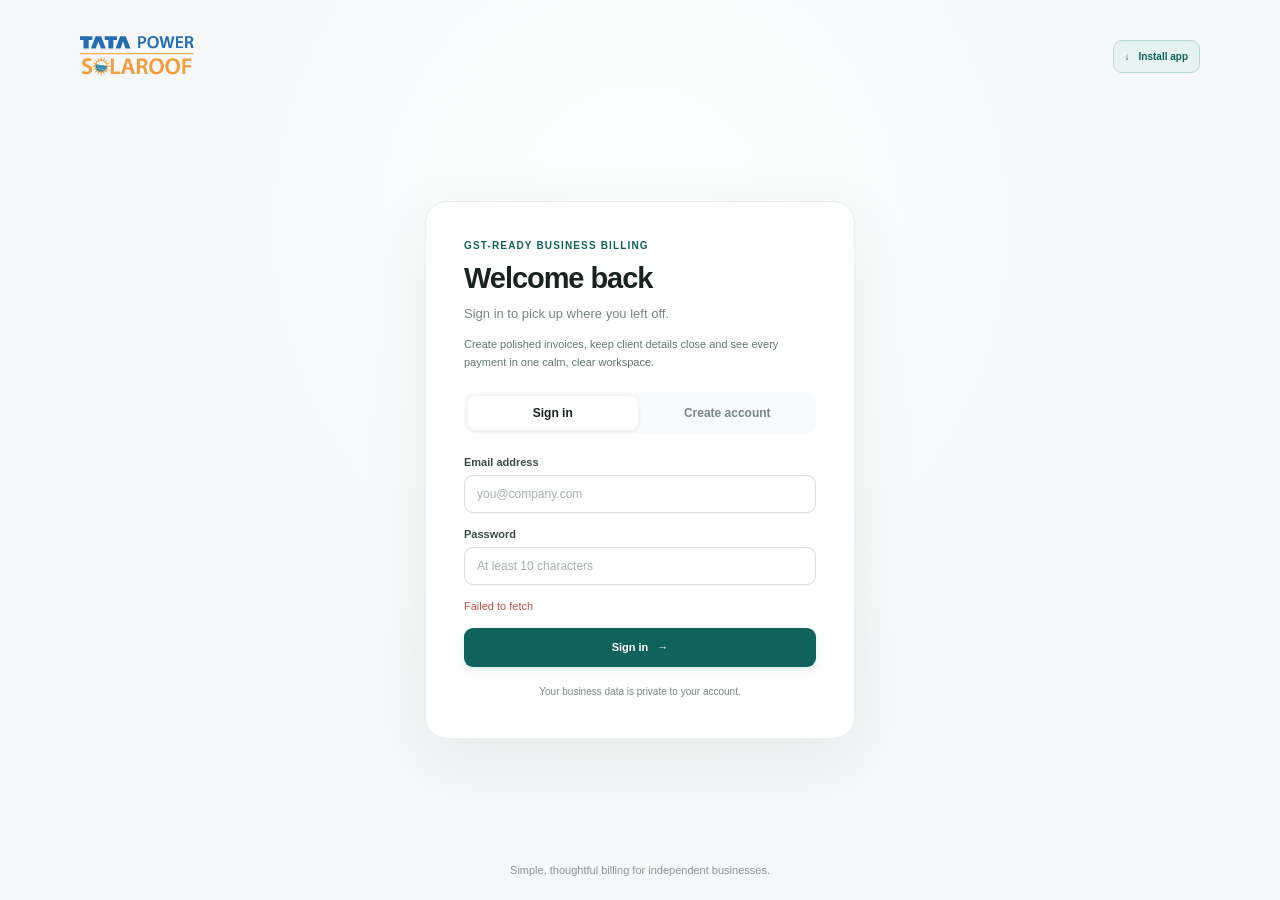
<file: index.html>
<!doctype html>
<html lang="en">
  <head>
    <meta charset="utf-8">
    <meta name="viewport" content="width=device-width, initial-scale=1, viewport-fit=cover">
    <meta name="theme-color" content="#f5f7f8">
    <meta name="description" content="Create GST-ready invoices, manage clients and track payments.">
    <meta name="robots" content="index,follow">
    <title>Invoices &amp; Payments</title>
    <link rel="canonical" href="https://tatasolar.github.io/c-r-m/">
    <link rel="manifest" href="./manifest.webmanifest">
    <link rel="icon" href="./icon.svg" type="image/svg+xml" sizes="any">
    <link rel="stylesheet" href="./styles.css">
    <script src="./app.js" defer></script>
    <script src="./whatsapp-otp.js"></script>
</head>
  <body>
    <div id="auth-view" class="auth-shell">
      <header class="auth-brand"><span class="brand-lockup"><img class="brand-logo" src="./icon-512.svg" alt="Site logo"></span><button id="auth-install-button" class="button button-install" type="button">↓ <span>Install app</span></button></header>
      <main class="auth-card">
        <div class="auth-eyebrow">GST-READY BUSINESS BILLING</div>
        <h1 id="auth-title">Welcome back</h1>
        <p id="auth-subtitle">Sign in to pick up where you left off.</p>
        <p class="auth-product-copy">Create polished invoices, keep client details close and see every payment in one calm, clear workspace.</p>
        <div class="auth-switch" role="tablist">
          <button class="auth-tab selected" type="button" data-auth-mode="login">Sign in</button>
          <button class="auth-tab" type="button" data-auth-mode="register">Create account</button>
        </div>
        <form id="auth-form">
          <label class="field" id="auth-name-wrap" hidden>
            <span>Your name</span><input id="auth-name" name="name" autocomplete="name" placeholder="Alex Morgan">
          </label>
          <label class="field" id="auth-business-wrap" hidden>
            <span>Business name</span><input id="auth-business" name="businessName" autocomplete="organization" placeholder="Your business">
          </label>
          <label class="field">
            <span>Email address</span><input id="auth-email" name="email" type="email" required autocomplete="email" placeholder="you@company.com">
          </label>
          <label class="field">
            <span>Password</span><input id="auth-password" name="password" type="password" required autocomplete="current-password" placeholder="At least 10 characters">
          </label>
          <p id="auth-error" class="form-error" role="alert"></p>
          <button class="button button-primary auth-submit" type="submit">Sign in <span aria-hidden="true">→</span></button>
        </form>
        <p class="auth-footnote">Your business data is private to your account.</p>
      </main>
      <footer class="auth-footer">Simple, thoughtful billing for independent businesses.</footer>
    </div>

    <div id="app-view" class="app-shell" hidden>
      <aside class="sidebar" id="sidebar">
        <a class="brand-lockup" href="#" data-page="dashboard" aria-label="Home"><img class="brand-logo" src="./icon-512.svg" alt=""></a>
        <div class="nav-caption">WORKSPACE</div>
        <nav class="side-nav" aria-label="Main navigation">
          <button class="nav-link active" data-page="dashboard"><span class="nav-icon">⌂</span>Overview</button>
          <button class="nav-link" data-page="invoices"><span class="nav-icon">▤</span>Invoices</button>
          <button class="nav-link" data-page="clients"><span class="nav-icon">♙</span>Clients</button>
          <button class="nav-link" data-page="items"><span class="nav-icon">◇</span>Items & services</button>
          <button class="nav-link" data-page="payments"><span class="nav-icon">↗</span>Payments</button>
          <button class="nav-link" data-page="solar-invoice"><span class="nav-icon">☼</span>Solar invoice page</button>
        </nav>
        <div class="nav-caption management-caption">MANAGE</div>
        <nav class="side-nav" aria-label="Management">
          <button class="nav-link owner-only" data-page="team"><span class="nav-icon">♧</span>Team</button>
          <button class="nav-link owner-only" data-page="settings"><span class="nav-icon">⚙</span>Business settings</button>
        </nav>
        <div class="sidebar-bottom">
          <div class="sidebar-tip"><span class="tip-orb">✦</span><strong>Good work deserves<br>a great invoice.</strong><small>Keep your business moving forward.</small></div>
          <button id="theme-toggle" class="theme-toggle" type="button"><span>◐</span><span>Switch appearance</span></button>
          <button id="signout-button" class="signout-button" type="button">↪ <span>Sign out</span></button>
        </div>
      </aside>

      <main class="main-area">
        <header class="topbar">
          <button id="mobile-menu" class="icon-button mobile-menu" type="button" aria-label="Open menu">☰</button>
          <div class="breadcrumb"><span>Workspace</span><span class="crumb-separator">/</span><strong id="current-section">Overview</strong></div>
          <div class="top-actions">
            <button id="install-button" class="button button-install" type="button" hidden>↓ <span>Install app</span></button>
            <button id="top-theme-toggle" class="icon-button top-theme" type="button" aria-label="Toggle theme">◐</button>
            <button class="user-chip" id="profile-link" type="button" data-page="profile" aria-label="Open your profile"><span class="user-avatar" id="user-avatar">A</span><span class="user-name" id="user-name">Account</span></button>
          </div>
        </header>
        <section id="page-content" class="page-content" aria-live="polite"></section>
      </main>
    </div>

    <div id="modal-root"></div>
    <div id="toast-root" class="toast-root" aria-live="polite"></div>
  </body>
</html>
</file>
<file: styles.css>
:root {
  color-scheme: light;
  --page: #f5f7f8;
  --surface: #fff;
  --surface-2: #f8fafb;
  --surface-3: #edf2f2;
  --ink: #172321;
  --ink-2: #3a4b48;
  --muted: #788784;
  --brand: #10635a;
  --brand-deep: #0c4e47;
  --brand-soft: #e6f3f0;
  --line: #e7eceb;
  --line-strong: #d7e0de;
  --success: #147d58;
  --success-soft: #e6f5ee;
  --warning: #a76b14;
  --warning-soft: #fff4dc;
  --danger: #bb5148;
  --danger-soft: #fff0ef;
  --shadow: 0 16px 48px rgba(28, 51, 47, .08);
  font-family: "DM Sans", -apple-system, BlinkMacSystemFont, "Segoe UI", sans-serif;
  color: var(--ink);
  background: var(--page);
  font-synthesis: none;
  text-rendering: optimizeLegibility;
}

* { box-sizing: border-box; }
body { margin: 0; min-width: 320px; min-height: 100vh; background: var(--page); }
button, input, textarea, select { font: inherit; }
button { cursor: pointer; }
[hidden] { display: none !important; }
a { color: inherit; text-decoration: none; }
h1, h2, h3, p { margin-top: 0; }
.sr-only { position: absolute; width: 1px; height: 1px; padding: 0; margin: -1px; overflow: hidden; clip: rect(0,0,0,0); white-space: nowrap; border: 0; }

.auth-shell { min-height: 100vh; display: flex; flex-direction: column; align-items: center; padding: 36px 22px 24px; background: radial-gradient(ellipse at 50% 25%, #fafffe 0, var(--page) 63%); }
.auth-brand { width: min(100%, 1120px); display: flex; align-items: center; gap: 10px; font: 800 20px "Manrope", sans-serif; letter-spacing: -.8px; }
.auth-brand .brand-lockup { padding: 0; }
.auth-brand .button-install { margin-left: auto; }
.brand-logo { display: block; width: auto; height: 40px; max-width: 137px; object-fit: contain; }
.brand-mark { width: 34px; height: 34px; display: inline-grid; place-items: center; border-radius: 12px; color: white; background: var(--brand); font: 800 19px "Manrope", sans-serif; box-shadow: 0 5px 13px #10635a35; flex: 0 0 auto; }
.auth-card { width: min(100%, 430px); margin: auto; padding: 38px; border: 1px solid #e8efed; border-radius: 22px; background: var(--surface); box-shadow: 0 20px 70px rgba(20, 54, 48, .07); }
.auth-eyebrow, .eyebrow, .nav-caption { color: var(--brand); font-size: 10px; font-weight: 700; letter-spacing: 1.15px; }
.auth-card h1 { margin: 11px 0 8px; font: 800 29px "Manrope", sans-serif; letter-spacing: -1.05px; }
.auth-card > p { margin: 0 0 25px; color: var(--muted); font-size: 13px; line-height: 1.65; }
.auth-card .auth-product-copy { margin: -14px 0 20px; color: #647773; font-size: 11px; line-height: 1.65; }
.auth-switch { display: grid; grid-template-columns: 1fr 1fr; gap: 5px; padding: 4px; margin-bottom: 22px; border-radius: 11px; background: var(--surface-2); }
.auth-tab { padding: 10px 8px; border: 0; border-radius: 8px; color: var(--muted); background: transparent; font-size: 12px; font-weight: 600; }
.auth-tab.selected { color: var(--ink); background: white; box-shadow: 0 1px 5px #1c332f14; }
.field { display: flex; flex-direction: column; gap: 7px; margin-bottom: 15px; min-width: 0; }
.field > span { color: var(--ink-2); font-size: 11px; font-weight: 600; }
.field input, .field textarea, .field select, .add-item-select select { width: 100%; padding: 11px 12px; border: 1px solid var(--line-strong); border-radius: 9px; outline: none; color: var(--ink); background: var(--surface); font-size: 12px; transition: border-color .16s, box-shadow .16s; }
.field textarea { resize: vertical; line-height: 1.55; }
.field input:focus, .field textarea:focus, .field select:focus { border-color: #5da49a; box-shadow: 0 0 0 3px #10635a13; }
.field input::placeholder, .field textarea::placeholder { color: #a5b0ad; }
.auth-submit { width: 100%; justify-content: space-between; margin-top: 4px; }
.auth-footnote { margin: 17px 0 0 !important; text-align: center; font-size: 10px !important; }
.auth-footer { color: #8b9693; text-align: center; font-size: 11px; }

.app-shell { min-height: 100vh; }
.sidebar { position: fixed; z-index: 20; inset: 0 auto 0 0; display: flex; flex-direction: column; width: 236px; padding: 27px 16px 17px; border-right: 1px solid var(--line); background: var(--surface); }
.brand-lockup { display: flex; align-items: center; gap: 10px; padding: 0 8px; font: 800 19px "Manrope", sans-serif; letter-spacing: -.7px; }
.sidebar .brand-logo { height: 42px; }
.brand-lockup .brand-mark { width: 32px; height: 32px; border-radius: 11px; font-size: 17px; }
.nav-caption { margin: 40px 10px 11px; color: #9aa8a5; font-size: 9px; letter-spacing: 1.25px; }
.management-caption { margin-top: 29px; }
.side-nav { display: grid; gap: 4px; }
.nav-link { width: 100%; display: flex; align-items: center; gap: 13px; padding: 10px 11px; border: 0; border-radius: 9px; color: #6b7976; background: transparent; text-align: left; font-size: 12px; font-weight: 500; transition: background .16s,color .16s; }
.nav-link:hover { color: var(--brand); background: var(--surface-2); }
.nav-link.active { color: var(--brand-deep); background: var(--brand-soft); font-weight: 700; }
.nav-icon { width: 18px; color: #82908d; font-size: 17px; text-align: center; }
.nav-link.active .nav-icon { color: var(--brand); }
.sidebar-bottom { margin-top: auto; }
.sidebar-tip { display: grid; gap: 9px; margin: 0 1px 15px; padding: 16px; border: 1px solid #e6eeec; border-radius: 13px; background: linear-gradient(145deg,#f6fbf9,#eef6f4); }
.tip-orb { width: 25px; height: 25px; display: grid; place-items: center; border-radius: 8px; color: var(--brand); background: #d8ede8; font-size: 14px; }
.sidebar-tip strong { font: 700 12px/1.5 "Manrope",sans-serif; }
.sidebar-tip small { color: var(--muted); font-size: 10px; line-height: 1.5; }
.theme-toggle, .signout-button { width: 100%; display: flex; gap: 11px; align-items: center; padding: 10px; border: 0; color: #6d7b78; background: transparent; text-align: left; font-size: 11px; }
.theme-toggle span:first-child, .signout-button:first-letter { font-size: 15px; }
.signout-button:hover { color: var(--danger); }
.main-area { min-height: 100vh; margin-left: 236px; }
.topbar { position: sticky; z-index: 10; top: 0; display: flex; height: 69px; align-items: center; justify-content: space-between; padding: 0 38px; border-bottom: 1px solid var(--line); background: color-mix(in srgb,var(--surface) 91%,transparent); backdrop-filter: blur(18px); }
.breadcrumb { display: flex; align-items: center; gap: 10px; color: var(--muted); font-size: 11px; }
.breadcrumb strong { color: var(--ink); font-weight: 600; }
.crumb-separator { color: #c1ccca; }
.top-actions { display: flex; align-items: center; gap: 14px; }
.user-chip { display: flex; align-items: center; gap: 9px; padding: 0; border: 0; color: var(--ink-2); background: transparent; font-size: 11px; font-weight: 600; }
.user-chip:hover { color: var(--brand); }
.user-avatar { width: 31px; height: 31px; display: grid; place-items: center; border-radius: 50%; color: var(--brand); background: var(--brand-soft); font-size: 11px; font-weight: 700; }
.avatar-image { width: 100%; height: 100%; border-radius: inherit; object-fit: cover; }
.page-content { width: min(100%, 1500px); margin: 0 auto; padding: 35px 38px 55px; }
.page-content.solar-page { width: 100%; height: calc(100vh - 69px); padding: 0; overflow: hidden; }
.solar-invoice-frame { display: block; width: 100%; height: 100%; border: 0; background: #f1f5f9; }
.page-heading { display: flex; align-items: flex-end; justify-content: space-between; gap: 20px; margin-bottom: 27px; }
.page-heading .eyebrow { margin-bottom: 8px; color: #8a9a96; font-size: 9px; }
.page-heading h1 { margin: 0 0 5px; font: 800 26px "Manrope",sans-serif; letter-spacing: -.95px; }
.page-heading p { margin: 0; color: var(--muted); font-size: 12px; }

.button { display: inline-flex; min-height: 39px; align-items: center; justify-content: center; gap: 9px; padding: 0 15px; border: 1px solid transparent; border-radius: 9px; font-size: 11px; font-weight: 700; transition: transform .12s,background .16s,border .16s; }
.button:active { transform: translateY(1px); }
.button:disabled { opacity: .6; cursor: wait; }
.button-primary { color: #fff; background: var(--brand); box-shadow: 0 3px 8px #10635a23; }
.button-primary:hover { background: var(--brand-deep); }
.button-secondary { border-color: var(--line-strong); color: var(--ink-2); background: var(--surface); }
.button-secondary:hover, .button-quiet:hover { background: var(--surface-2); }
.button-quiet { border-color: var(--line); color: var(--ink-2); background: var(--surface); }
.button-light { color: var(--brand-deep); background: #fff; }
.button-small { min-height: 32px; padding: 0 11px; font-size: 10px; }
.button-install { min-height: 33px; padding: 0 11px; border-color: #b7d9d3; color: var(--brand); background: var(--brand-soft); font-size: 10px; }
.icon-button { width: 33px; height: 33px; display: inline-grid; place-items: center; border: 1px solid var(--line); border-radius: 9px; color: var(--ink-2); background: var(--surface); font-size: 16px; }
.icon-button:hover { border-color: var(--line-strong); background: var(--surface-2); }
.mobile-menu { display: none; }

.metric-grid { display: grid; grid-template-columns: repeat(4,minmax(0,1fr)); gap: 13px; margin-bottom: 16px; }
.metric-card { min-height: 132px; padding: 16px 17px; border: 1px solid var(--line); border-radius: 13px; background: var(--surface); box-shadow: 0 3px 12px #243d3907; }
.metric-top { display: flex; align-items: center; justify-content: space-between; color: var(--muted); font-size: 10px; font-weight: 600; }
.metric-icon { width: 27px; height: 27px; display: grid; place-items: center; border-radius: 9px; color: var(--brand); background: var(--brand-soft); font-size: 13px; }
.metric-card > strong { display: block; margin: 15px 0 4px; font: 800 21px "Manrope",sans-serif; letter-spacing: -.65px; }
.metric-card > small { color: #98a39f; font-size: 10px; }
.metric-brand { color: white; border-color: #0d5a51; background: linear-gradient(135deg,#13756a,#0d574f); }
.metric-brand .metric-top,.metric-brand > small { color: #c7e4de; }
.metric-brand .metric-icon { color: #e5faf5; background: #ffffff20; }
.metric-warm .metric-icon { color: var(--warning); background: var(--warning-soft); }
.dashboard-grid { display: grid; grid-template-columns: minmax(0,1.55fr) minmax(250px,.8fr); gap: 15px; margin-bottom: 16px; }
.panel { overflow: hidden; border: 1px solid var(--line); border-radius: 13px; background: var(--surface); box-shadow: 0 3px 12px #243d3906; }
.chart-panel { min-height: 258px; padding: 19px 20px 16px; }
.panel-heading { display: flex; align-items: flex-start; justify-content: space-between; gap: 12px; padding: 18px 20px; }
.chart-panel .panel-heading { padding: 0; }
.panel-heading h2 { margin: 0 0 4px; font: 700 14px "Manrope",sans-serif; letter-spacing: -.25px; }
.panel-heading p { margin: 0; color: var(--muted); font-size: 10px; }
.panel-tag { padding: 6px 9px; border: 1px solid var(--line); border-radius: 7px; color: var(--muted); font-size: 9px; }
.chart { height: 169px; display: flex; align-items: stretch; justify-content: space-around; gap: 13px; padding: 14px 5px 0; }
.chart-column { flex: 1; display: flex; flex-direction: column; align-items: center; justify-content: flex-end; min-width: 0; }
.chart-amount { height: 18px; overflow: hidden; color: #9aa6a3; font-size: 8px; white-space: nowrap; }
.chart-track { width: 100%; max-width: 34px; height: 113px; display: flex; align-items: flex-end; overflow: hidden; border-radius: 7px 7px 3px 3px; background: var(--surface-2); }
.chart-track span { width: 100%; min-height: 4px; border-radius: 6px 6px 2px 2px; background: linear-gradient(180deg,#44a397,#12665c); }
.chart-column small { margin-top: 8px; color: var(--muted); font-size: 9px; }
.chart-empty { align-self: center; color: var(--muted); font-size: 11px; }
.insight-panel { position: relative; min-height: 258px; overflow: hidden; padding: 21px; color: white; border: 0; background: linear-gradient(145deg,#183d39,#0e6258); }
.insight-panel::after { position: absolute; right: -49px; bottom: -96px; width: 210px; height: 210px; border: 1px solid #ffffff20; border-radius: 50%; box-shadow: 0 0 0 23px #ffffff08,0 0 0 48px #ffffff06; content: ""; }
.insight-mark { width: 31px; height: 31px; display: grid; place-items: center; margin-bottom: 15px; border-radius: 10px; color: #ddf5ee; background: #ffffff20; }
.insight-panel .eyebrow { color: #aad8cf; font-size: 9px; }
.insight-panel h2 { position: relative; z-index: 1; margin: 9px 0; font: 700 19px/1.36 "Manrope",sans-serif; letter-spacing: -.4px; }
.insight-panel p { position: relative; z-index: 1; max-width: 245px; margin-bottom: 15px; color: #c7ded9; font-size: 10px; line-height: 1.6; }
.insight-panel .button { position: relative; z-index: 1; min-height: 34px; font-size: 10px; }
.table-panel { margin-bottom: 14px; }
.text-button { padding: 2px 0; border: 0; color: var(--brand); background: transparent; font-size: 10px; font-weight: 700; white-space: nowrap; }
.table-scroll { overflow-x: auto; }
table { width: 100%; border-collapse: collapse; text-align: left; }
th { padding: 10px 16px; border-top: 1px solid var(--line); border-bottom: 1px solid var(--line); color: #98a4a1; background: var(--surface-2); font-size: 8px; font-weight: 700; letter-spacing: .75px; white-space: nowrap; }
td { padding: 12px 16px; border-bottom: 1px solid #edf1f0; color: #677572; font-size: 10px; white-space: nowrap; }
tbody tr:last-child td { border-bottom: 0; }
td strong { color: var(--ink-2); font-weight: 700; }
.amount-cell { text-align: right; font-weight: 700; color: var(--ink-2); }
th.amount-cell { text-align: right; }
.table-empty { height: 77px; color: #98a4a1; text-align: center; white-space: normal; }
.status-pill, .role-pill { display: inline-flex; align-items: center; gap: 6px; padding: 5px 8px; border-radius: 20px; font-size: 9px; font-weight: 600; }
.status-pill i { width: 5px; height: 5px; border-radius: 50%; background: currentColor; }
.status-paid { color: var(--success); background: var(--success-soft); }
.status-partial { color: var(--warning); background: var(--warning-soft); }
.status-unpaid { color: #77827f; background: #eff2f1; }
.row-actions { text-align: right; }
.table-action { width: 26px; height: 26px; margin-left: 3px; border: 1px solid transparent; border-radius: 7px; color: #657571; background: transparent; font-size: 14px; }
.table-action:hover { border-color: var(--line); color: var(--brand); background: var(--surface-2); }
.danger-action:hover { color: var(--danger); background: var(--danger-soft); }
.amount-positive { color: var(--success); }
.table-tools { display: flex; justify-content: flex-end; padding: 12px 17px; }
.search-box { width: min(100%,240px); display: flex; align-items: center; gap: 8px; padding: 0 10px; border: 1px solid var(--line); border-radius: 8px; color: #83908d; }
.search-box input { width: 100%; height: 32px; border: 0; outline: 0; color: var(--ink); background: transparent; font-size: 10px; }
.search-box input::placeholder { color: #9aa5a2; }
.person-cell,.product-cell { display: flex; align-items: center; gap: 9px; }
.person-avatar,.product-icon { width: 27px; height: 27px; display: grid; place-items: center; border-radius: 8px; color: var(--brand); background: var(--brand-soft); font-size: 10px; font-weight: 700; }
.product-icon { font-size: 15px; }
.product-cell div { display: grid; gap: 3px; }
.product-cell small { color: var(--muted); font-size: 9px; }
.role-pill { color: var(--brand); background: var(--brand-soft); }
.callout { display: flex; gap: 10px; align-items: flex-start; margin: -9px 0 17px; padding: 12px 14px; border: 1px solid #dcece8; border-radius: 10px; color: var(--brand); background: #eff8f5; font-size: 11px; }
.callout p { margin: 0; color: #57716a; line-height: 1.55; }

.settings-grid { display: grid; grid-template-columns: minmax(0,1.5fr) minmax(210px,.7fr); gap: 15px; align-items: start; }
.settings-panel { padding-bottom: 0; }
.settings-panel .panel-heading { padding-bottom: 14px; }
.settings-section-label { gap: 4px; padding-top: 7px; border-top: 1px solid var(--line); }
.settings-section-label strong { color: var(--ink-2); font-size: 11px; }
.settings-section-label small { color: var(--muted); font-size: 9px; }
.form-grid { display: grid; grid-template-columns: 1fr 1fr; gap: 0 13px; padding: 0 20px; }
.form-grid-tight { padding: 0; }
.settings-panel > .form-grid { padding: 0 20px 3px; }
.full-width { grid-column: 1/-1; }
.settings-footer { display: flex; align-items: center; justify-content: space-between; gap: 15px; padding: 14px 20px; border-top: 1px solid var(--line); color: var(--muted); font-size: 10px; }
.settings-note { padding: 19px; border: 1px solid #dcece8; border-radius: 13px; background: linear-gradient(150deg,#f4fbf8,#eaf5f1); }
.settings-note .note-icon { width: 29px; height: 29px; display: grid; place-items: center; margin-bottom: 15px; border-radius: 9px; color: var(--brand); background: #d9eee8; }
.settings-note h3 { margin-bottom: 7px; font: 700 13px "Manrope",sans-serif; }
.settings-note p { margin: 0; color: #72827e; font-size: 10px; line-height: 1.7; }
.settings-note-divider { margin: 15px 0 11px; border-top: 1px solid var(--line-strong); }
.settings-note > small { color: var(--muted); font-size: 9px; line-height: 1.6; }
.image-upload { gap: 8px; }
.image-upload-row { display: flex; align-items: center; gap: 9px; flex-wrap: wrap; }
.image-upload-row input[type="file"] { max-width: min(100%,260px); color: var(--muted); font-size: 10px; }
.image-upload-row input[type="file"]::file-selector-button { padding: 7px 9px; margin-right: 8px; border: 1px solid var(--line-strong); border-radius: 7px; color: var(--ink-2); background: var(--surface); font: inherit; }
.image-preview { width: 42px; height: 42px; padding: 3px; border: 1px solid var(--line); border-radius: 8px; object-fit: contain; background: white; }
.image-upload > small { color: var(--muted); font-size: 9px; }
.profile-form { width: min(100%,760px); }
.profile-form-content { padding: 0 20px 20px; }
.profile-image-preview { width: 58px; height: 58px; border-radius: 50%; object-fit: cover; }
.profile-form-footer { display: flex; align-items: center; justify-content: space-between; gap: 12px; padding-top: 15px; border-top: 1px solid var(--line); color: var(--muted); font-size: 10px; }

.modal-backdrop { position: fixed; z-index: 50; inset: 0; display: grid; place-items: center; overflow-y: auto; padding: 20px; background: #10211f70; backdrop-filter: blur(4px); }
.modal-card { width: min(100%,500px); max-height: min(90vh,850px); overflow-y: auto; padding: 21px; border: 1px solid var(--line); border-radius: 16px; background: var(--surface); box-shadow: var(--shadow); }
.modal-header { display: flex; align-items: flex-start; justify-content: space-between; gap: 14px; margin-bottom: 20px; }
.modal-header .eyebrow { margin-bottom: 5px; color: #93a19e; font-size: 8px; }
.modal-header h2 { margin: 0; font: 800 20px "Manrope",sans-serif; letter-spacing: -.5px; }
.modal-header .icon-button { border: 0; font-size: 20px; }
.modal-card .field { margin-bottom: 13px; }
.modal-footer { display: flex; justify-content: flex-end; gap: 8px; padding-top: 15px; margin-top: 7px; border-top: 1px solid var(--line); }
.form-error { min-height: 0; margin: 0; color: var(--danger); font-size: 11px; }
.form-error:not(:empty) { min-height: 17px; margin: 4px 0 7px; }
.field-hint { color: var(--muted); font-size: 10px; line-height: 1.55; }
.invoice-items-heading { display: flex; align-items: center; gap: 7px; margin: 12px 0 10px; }
.invoice-items-heading > div { display: grid; gap: 3px; margin-right: auto; }
.invoice-items-heading strong { color: var(--ink-2); font-size: 11px; }
.invoice-items-heading small { color: var(--muted); font-size: 9px; }
.add-item-select { width: 43%; }
.add-item-select select { height: 32px; padding: 0 7px; font-size: 9px; }
.draft-item-list { max-height: 150px; overflow-y: auto; }
.draft-empty { padding: 16px 8px; margin: 0; border: 1px dashed var(--line-strong); border-radius: 8px; color: var(--muted); text-align: center; font-size: 10px; }
.draft-line { display: flex; align-items: center; gap: 8px; padding: 8px 0; border-bottom: 1px solid var(--line); color: var(--ink-2); font-size: 10px; }
.draft-line > span { display: grid; gap: 3px; margin-right: auto; }
.draft-line small { color: var(--muted); font-size: 9px; }
.draft-line > strong { font-size: 10px; }
.draft-totals { display: grid; gap: 6px; padding: 11px 0 14px; color: var(--muted); font-size: 10px; }
.draft-totals span { display: flex; justify-content: space-between; }
.draft-totals strong { color: var(--ink-2); }
.draft-totals .total-line { padding-top: 7px; border-top: 1px solid var(--line); color: var(--ink); font-weight: 700; }
.payment-context { display: flex; justify-content: space-between; gap: 10px; margin-bottom: 17px; padding: 12px; border-radius: 9px; background: var(--surface-2); color: var(--muted); font-size: 10px; }
.payment-context strong { color: var(--brand); }
.install-help p { color: var(--muted); font-size: 11px; line-height: 1.6; }
.install-steps { display: grid; grid-template-columns: 120px 1fr; gap: 12px; padding: 14px; border-radius: 10px; background: var(--surface-2); color: var(--ink-2); font-size: 10px; line-height: 1.55; }
.install-steps > strong { color: var(--brand); }
.toast-root { position: fixed; z-index: 100; right: 20px; bottom: 20px; display: grid; gap: 8px; }
.toast { max-width: min(360px,calc(100vw - 40px)); padding: 12px 16px; border: 1px solid #d4e8e1; border-radius: 10px; color: #fff; background: #154f47; box-shadow: var(--shadow); font-size: 11px; animation: toast-in .18s ease-out; }
.toast-error { border-color: #f4d2ce; color: #913e36; background: #fff5f4; }
.empty-state { display: grid; justify-items: center; gap: 10px; min-height: 250px; align-content: center; text-align: center; }
.empty-state h2 { margin: 0; font: 700 17px "Manrope",sans-serif; }
.empty-state p { margin: 0 0 4px; color: var(--muted); font-size: 11px; }
.empty-icon { width: 36px; height: 36px; display: grid; place-items: center; border-radius: 12px; color: var(--brand); background: var(--brand-soft); }

.invoice-preview { width: min(100%,820px); padding: 0; }
.preview-actions { position: sticky; z-index: 2; top: 0; display: flex; justify-content: flex-end; gap: 8px; padding: 12px 18px; border-bottom: 1px solid var(--line); background: var(--surface); }
.print-sheet { max-width: 720px; margin: 0 auto; padding: 45px 52px; color: #22312e; background: white; font-family: Arial,sans-serif; }
.print-head { display: flex; justify-content: space-between; padding-bottom: 23px; border-bottom: 2px solid #10635a; }
.print-logo { color: #10635a; font-size: 12px; font-weight: 800; letter-spacing: 1.3px; }
.print-brand { display: flex; align-items: center; gap: 9px; }
.print-brand img { width: 38px; height: 38px; object-fit: contain; }
.print-head h1 { margin: 21px 0 3px; font-size: 27px; letter-spacing: 2px; }
.print-head strong { font-size: 12px; }
.print-date { display: grid; grid-template-columns: auto auto; align-content: end; gap: 8px 18px; font-size: 10px; }
.print-date span,.print-parties small,.print-notes small { color: #788784; font-size: 8px; letter-spacing: .9px; }
.print-parties { display: grid; grid-template-columns: 1fr 1fr; gap: 30px; padding: 24px 0; }
.print-parties div { display: grid; gap: 5px; font-size: 10px; }
.print-parties strong { margin-top: 4px; font-size: 12px; }
.print-table { margin-bottom: 20px; }
.print-table th { padding: 9px 7px; border-color: #dae4e1; color: #60716d; font-size: 8px; background: #f5f8f7; }
.print-table td { padding: 10px 7px; border-color: #e9efed; color: #344542; font-size: 10px; }
.print-summary { width: min(100%,270px); display: grid; gap: 7px; margin: 0 0 0 auto; font-size: 10px; }
.print-summary p { display: flex; justify-content: space-between; margin: 0; }
.print-total { padding: 9px 0; border-top: 1px solid #dce5e2; border-bottom: 1px solid #dce5e2; color: #10635a; font-size: 13px; }
.print-notes { margin-top: 24px; padding-top: 14px; border-top: 1px solid #e6ecea; }
.print-notes p { margin: 6px 0; font-size: 10px; }
.print-sheet footer { margin-top: 35px; color: #10635a; text-align: center; font-size: 11px; }
.print-seal { display: flex; justify-content: flex-end; margin-top: 20px; }
.print-seal img { max-width: 90px; max-height: 70px; object-fit: contain; }

.dark {
  color-scheme: dark;
  --page: #111716;
  --surface: #19211f;
  --surface-2: #202a27;
  --surface-3: #283431;
  --ink: #edf4f1;
  --ink-2: #d0ddd8;
  --muted: #9aa9a4;
  --brand: #4aab9d;
  --brand-deep: #9bd6cc;
  --brand-soft: #213d38;
  --line: #2b3834;
  --line-strong: #3a4a45;
  --success: #62c69a;
  --success-soft: #203d31;
  --warning: #e2b45f;
  --warning-soft: #44351f;
  --danger: #e88c82;
  --danger-soft: #482b29;
  --shadow: 0 16px 48px #0005;
}
.dark body { background: var(--page); }
.dark .auth-shell { background: radial-gradient(ellipse at 50% 25%, #1a2623 0, var(--page) 63%); }
.dark .auth-card,.dark .auth-tab.selected { border-color: var(--line); background: var(--surface); }
.dark .metric-brand { color: #fff; background: linear-gradient(135deg,#195a50,#16443d); }
.dark .metric-brand .metric-top,.dark .metric-brand > small { color: #c7e4de; }
.dark .chart-track span { background: linear-gradient(180deg,#67cbbd,#31877b); }
.dark .sidebar-tip,.dark .settings-note { border-color: var(--line); background: linear-gradient(145deg,#1d302b,#1a2825); }
.dark .settings-note p,.dark .callout p { color: var(--muted); }
.dark .callout { border-color: var(--line); background: var(--surface-2); }
.dark .status-unpaid { color: #c1cbc7; background: #303b37; }
.dark th { background: #1d2724; }
.dark td { border-color: #283430; }
.dark .install-steps,.dark .payment-context { background: var(--surface-2); }
.dark .insight-panel { background: linear-gradient(145deg,#204841,#115c53); }

@keyframes toast-in { from { opacity: 0; transform: translateY(8px); } to { opacity: 1; transform: translateY(0); } }
@media (max-width: 1100px) {
  .page-content { padding-right: 26px; padding-left: 26px; }
  .topbar { padding-right: 26px; padding-left: 26px; }
  .metric-grid { grid-template-columns: repeat(2,minmax(0,1fr)); }
}
@media (max-width: 820px) {
  .sidebar { width: 220px; transform: translateX(-100%); transition: transform .2s ease; box-shadow: var(--shadow); }
  .sidebar.sidebar-open { transform: translateX(0); }
  .main-area { margin-left: 0; }
  .mobile-menu { display: inline-grid; }
  .topbar { justify-content: flex-start; gap: 13px; height: 62px; padding: 0 18px; }
  .top-actions { margin-left: auto; gap: 8px; }
  .user-name { display: none; }
  .page-content { padding: 26px 18px 40px; }
  .page-content.solar-page { height: calc(100vh - 62px); padding: 0; }
  .dashboard-grid { grid-template-columns: 1fr; }
  .insight-panel { min-height: 215px; }
}
@media (max-width: 560px) {
  .auth-shell { padding: 24px 16px 19px; }
  .auth-card { padding: 28px 22px; }
  .auth-card h1 { font-size: 25px; }
  .page-heading { align-items: flex-start; flex-direction: column; gap: 15px; }
  .page-heading h1 { font-size: 23px; }
  .page-heading > .button { width: 100%; }
  .metric-grid { gap: 9px; }
  .metric-card { min-height: 116px; padding: 13px; }
  .metric-card > strong { font-size: 17px; }
  .metric-top { font-size: 9px; }
  .chart-panel { padding: 16px 13px 13px; }
  .panel-heading { padding: 15px; }
  .panel-heading h2 { font-size: 13px; }
  .settings-grid { grid-template-columns: 1fr; }
  .settings-note { order: -1; }
  .form-grid { padding-right: 14px; padding-left: 14px; gap: 0 9px; }
  .settings-panel > .form-grid { padding-right: 14px; padding-left: 14px; }
  .settings-footer { padding-right: 14px; padding-left: 14px; }
  .settings-footer > span { max-width: 135px; line-height: 1.5; }
  .modal-backdrop { padding: 10px; }
  .modal-card { padding: 17px; }
  .invoice-items-heading { flex-wrap: wrap; }
  .invoice-items-heading > div { width: 100%; }
  .add-item-select { width: auto; flex: 1; }
  .install-steps { grid-template-columns: 1fr; gap: 4px; }
  .install-steps > strong:not(:first-child) { margin-top: 9px; }
  .print-sheet { padding: 30px 20px; }
}
@media print {
  body.printing { background: white; }
  body.printing > * { visibility: hidden !important; }
  body.printing #modal-root,body.printing #modal-root * { visibility: visible !important; }
  body.printing .modal-backdrop { position: static; display: block; padding: 0; overflow: visible; background: white; }
  body.printing .modal-card { display: contents; max-height: none; overflow: visible; padding: 0; border: 0; box-shadow: none; }
  body.printing .preview-actions { display: none; }
  body.printing .print-sheet { max-width: none; padding: 8mm; }
}
</file>
